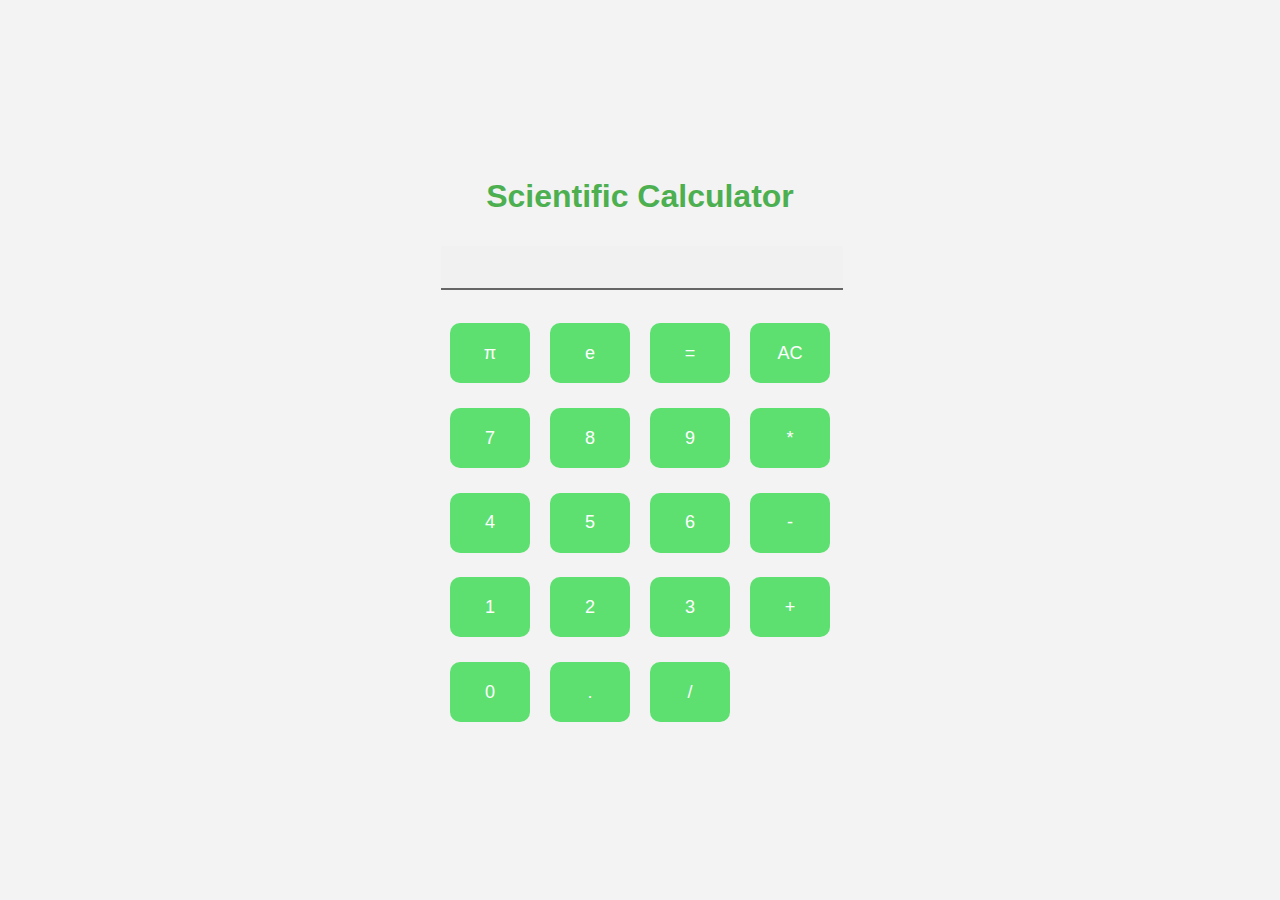
<file: calculator/index.html>
<!DOCTYPE html>
<html lang="en" dir="ltr">
<head>
  <meta charset="utf-8">
  <title>Scientific Calculator</title>
  <link rel="stylesheet" href="style.css">
</head>
<body>
  <div>
    <p>Scientific Calculator</p>
    <table class="calculator" align="center" width="400" height="500">
      <tr>
        <td colspan="4">
          <input class="display-box" type="text" id="result" disabled />
        </td>
      </tr>


      <tr>
        <td> <input type="button" value="π" onclick="display(Math.PI.toFixed(8))" class="btn" /> </td>
        <td> <input type="button" value="e" onclick="display(Math.E.toFixed(8))" class="btn" /> </td>
        <td> <input type="button" value="=" onclick="calculate()" class="btn" /> </td>
        <td  colspan="2"> <input type="button" value="AC" onclick="clearScreen()" class="btn" /> </td>

      </tr>
      <tr>
        <td> <input type="button" value="7" onclick="display('7')" class="btn" /> </td>
        <td> <input type="button" value="8" onclick="display('8')" class="btn" /> </td>
        <td> <input type="button" value="9" onclick="display('9')" class="btn" /> </td>
        <td> <input type="button" value="*" onclick="display('*')" class="btn" /> </td>
      </tr>
      <tr>
        <td> <input type="button" value="4" onclick="display('4')" class="btn" /> </td>
        <td> <input type="button" value="5" onclick="display('5')" class="btn" /> </td>
        <td> <input type="button" value="6" onclick="display('6')" class="btn" /> </td>
        <td> <input type="button" value="-" onclick="display('-')" class="btn" /> </td>
      </tr>
      <tr>
        <td> <input type="button" value="1" onclick="display('1')" class="btn" /> </td>
        <td> <input type="button" value="2" onclick="display('2')" class="btn" /> </td>
        <td> <input type="button" value="3" onclick="display('3')" class="btn" /> </td>
        <td> <input type="button" value="+" onclick="display('+')" class="btn" /> </td>
      </tr>
      <tr>
        <td> <input type="button" value="0" onclick="display('0')" class="btn" /> </td>
        <td> <input type="button" value="." onclick="display('.')" class="btn" /> </td>
        <td> <input type="button" value="/" onclick="display('/')" class="btn" /> </td>

      </tr>
    </table>
  </div>
  <script type="text/javascript" src="calc.js"></script>
</body>
</html>
</file>
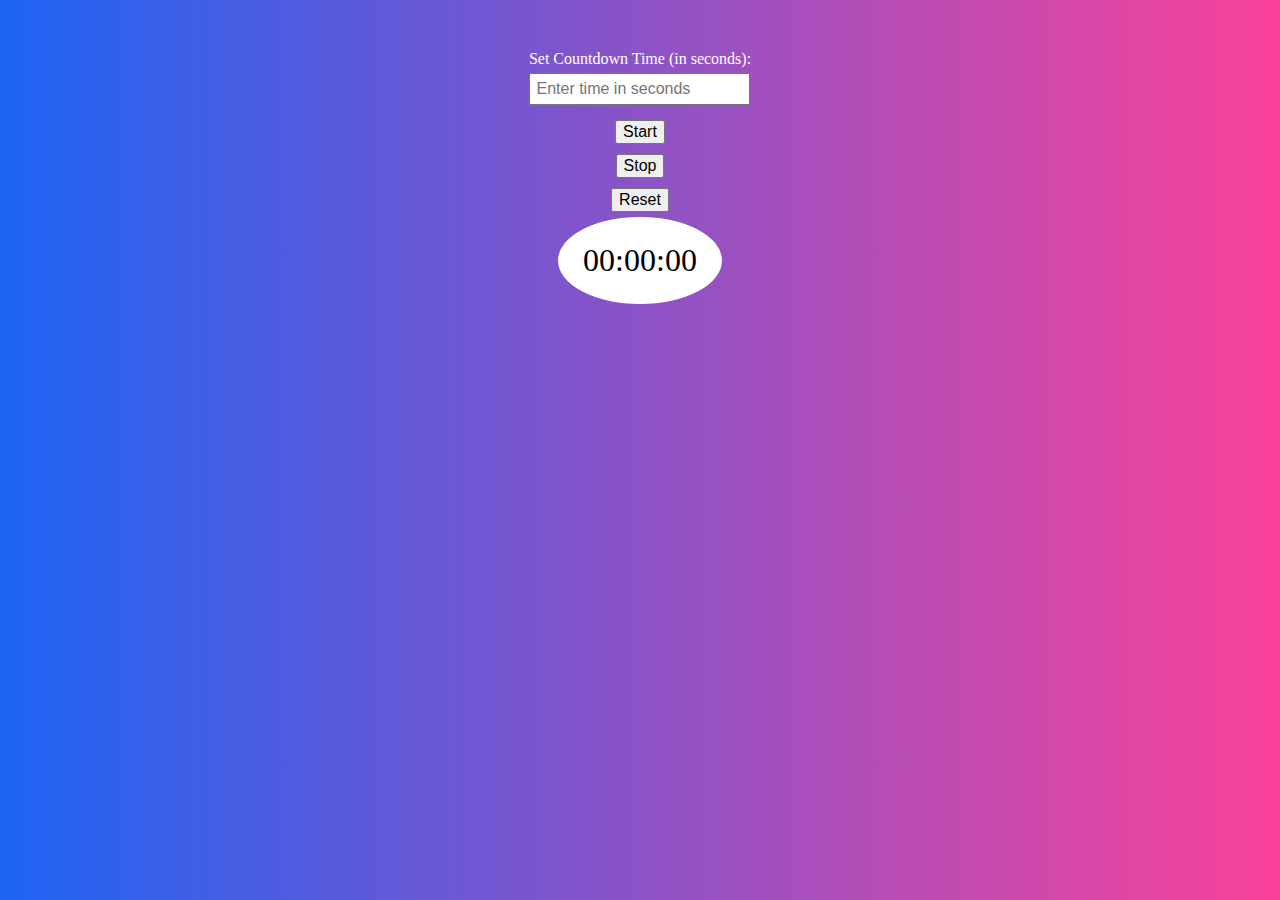
<file: New1.html>
<!DOCTYPE html>
<html lang="en">

<head>
    <meta charset="UTF-8">
    <meta name="viewport" content="width=device-width, initial-scale=1.0">
    <title>Countdown Timer</title>
    <style>
        body {
            display: flex;
            flex-direction: column;
            align-items: center;
            justify-content: flex-start;
            height: 100vh;
            margin: 0;
            background: -webkit-linear-gradient(left, #1d64f4, #fa4299);
            background: linear-gradient(to right, #1d64f4, #fa4299);
        }

        .timer-container {
            display: flex;
            flex-direction: column;
            align-items: center;
            justify-content: center;
            margin-top: 50px;
            /* Adjust as needed */
        }

        .timer {
            text-align: center;
            border: 5px solid #fff;
            /* Example border style, adjust as needed */
            border-radius: 50%;
            /* Creates a circular shape */
            padding: 20px;
            /* Adjust as needed */
            background-color: #fff;
            /* Set background color */
        }

        .display {
            font-size: 2em;
        }

        button {
            font-size: 1em;
            margin: 5px;
        }

        label {
            font-size: 1em;
            margin-bottom: 5px;
            color: #fff;
            /* Set text color */
        }

        input {
            font-size: 1em;
            padding: 5px;
            margin-bottom: 10px;
        }
    </style>
</head>

<body>

    <div class="timer-container">
        <label for="timeInput">Set Countdown Time (in seconds):</label>
        <input type="number" id="timeInput" placeholder="Enter time in seconds">
        <button onclick="startTimer()">Start</button>
        <button onclick="stopTimer()">Stop</button>
        <button onclick="resetTimer()">Reset</button>
    </div>

    <div class="timer">
        <div class="display">00:00:00</div>
    </div>

    <script>
        let timer;
        let timeInSeconds;
        let isRunning = false;

        function formatTime(seconds) {
            const hours = Math.floor(seconds / 3600);
            const minutes = Math.floor((seconds % 3600) / 60);
            const remainingSeconds = seconds % 60;

            return `${String(hours).padStart(2, '0')}:${String(minutes).padStart(2, '0')}:${String(remainingSeconds).padStart(2, '0')}`;
        }

        function updateDisplay() {
            document.querySelector('.display').textContent = formatTime(timeInSeconds); // Change 'display' to '.display'
        }

        function startTimer() {
            if (!isRunning) {
                timeInSeconds = parseInt(document.getElementById('timeInput').value, 10) || 0;

                if (timeInSeconds <= 0) {
                    alert('Please enter a valid time greater than 0 seconds.');
                    return;
                }

                isRunning = true;
                timer = setInterval(() => {
                    if (timeInSeconds > 0) {
                        timeInSeconds--;
                        updateDisplay();
                    } else {
                        stopTimer();
                    }
                }, 1000);
            }
        }

        function stopTimer() {
            clearInterval(timer);
            isRunning = false;
        }

        function resetTimer() {
            stopTimer();
            document.getElementById('timeInput').value = '';
            timeInSeconds = 0;
            updateDisplay();
        }

    </script>

</body>

</html>
</file>
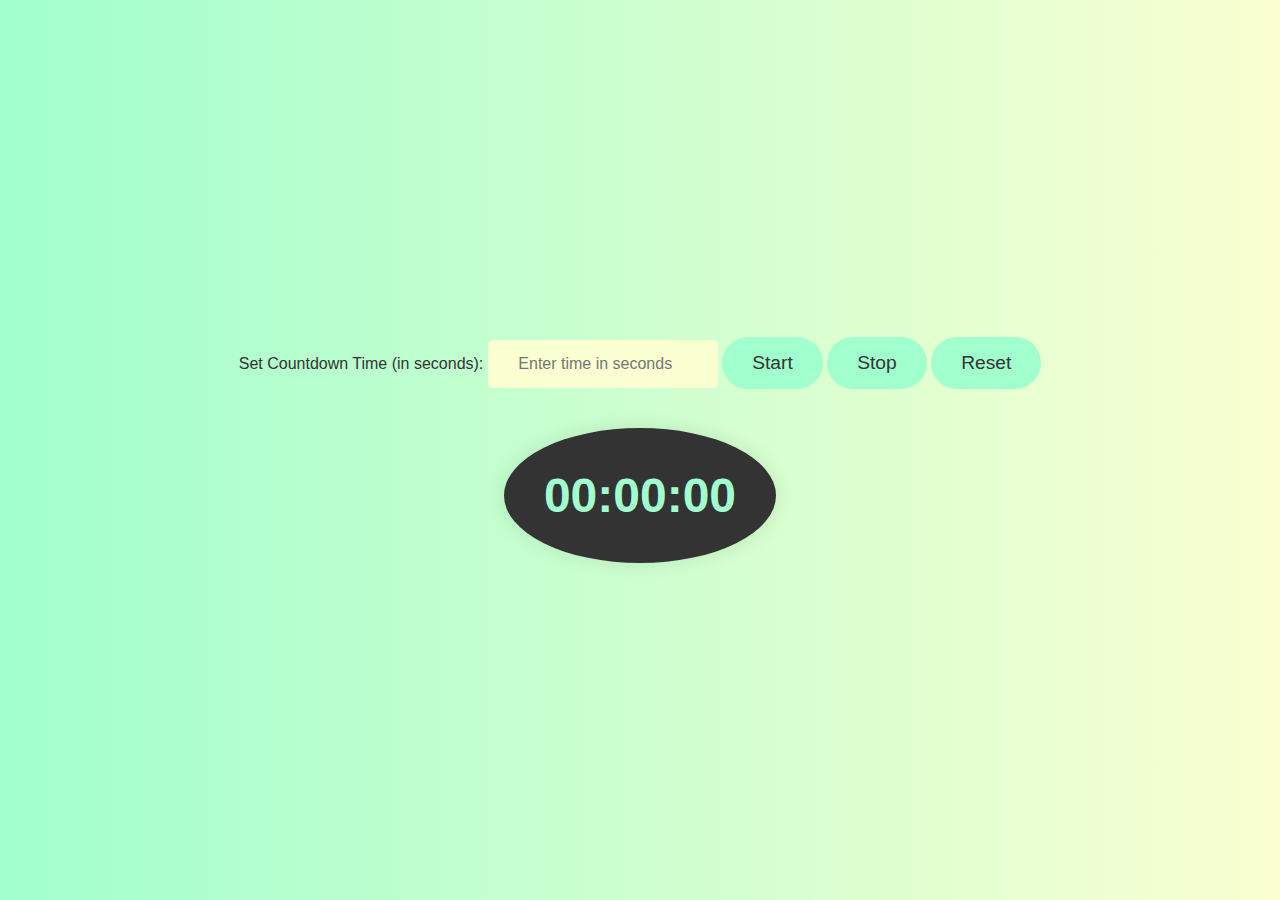
<file: timer/timer.html>
<!DOCTYPE html>
<html lang="en">

<head>
    <meta charset="UTF-8">
    <meta name="viewport" content="width=device-width, initial-scale=1.0">
    <title>Countdown Timer</title>
    <style>
        body {
    display: flex;
    flex-direction: column;
    align-items: center;
    justify-content: center;
    height: 100vh;
    margin: 0;
    background: linear-gradient(to right, #A1FFCE, #FAFFD1);
    font-family: 'Helvetica Neue', sans-serif;
    color: #333; /* Adjusted text color for better contrast */
}

.container {
    display: flex;
    flex-direction: column;
    align-items: center;
    justify-content: center;
    margin-top: 50px;
    text-align: center;
}

.timer {
    border: 10px solid #333; /* Adjusted border color for better contrast */
    border-radius: 50%;
    padding: 30px;
    background-color: #333; /* Adjusted background color for better contrast */
    margin-top: 20px;
    box-shadow: 0 0 20px rgba(0, 0, 0, 0.1);
}

.display {
    font-size: 3em;
    color: #A1FFCE;
    font-weight: bold;
}

input {
    font-size: 1em;
    padding: 15px;
    margin-bottom: 20px;
    border: none;
    border-radius: 5px;
    background-color: #FAFFD1;
    width: 200px;
    text-align: center;
    font-family: 'Helvetica Neue', sans-serif;
    color: #333; /* Adjusted text color for better contrast */
}

button {
    font-size: 1.2em;
    padding: 15px 30px;
    border: none;
    border-radius: 30px;
    cursor: pointer;
    background-color: #A1FFCE;
    color: #333; /* Adjusted text color for better contrast */
    transition: background-color 0.3s ease;
    font-family: 'Helvetica Neue', sans-serif;
}

button:hover {
    background-color: #7EDF99; /* Adjusted hover color for better contrast */
}


button:hover {
    background-color: #182848;
}
*{
  font-family:'arial'
}





    </style>
</head>

<body>

    <div class="timer-container">
        <label for="timeInput">Set Countdown Time (in seconds):</label>
        <input type="number" id="timeInput" placeholder="Enter time in seconds">
        <button onclick="startTimer()">Start</button>
        <button onclick="stopTimer()">Stop</button>
        <button onclick="resetTimer()">Reset</button>
    </div>

    <div class="timer">
        <div class="display">00:00:00</div>
    </div>

    <script>
        let timer;
        let timeInSeconds;
        let isRunning = false;

        function formatTime(seconds) {
            const hours = Math.floor(seconds / 3600);
            const minutes = Math.floor((seconds % 3600) / 60);
            const remainingSeconds = seconds % 60;

            return `${String(hours).padStart(2, '0')}:${String(minutes).padStart(2, '0')}:${String(remainingSeconds).padStart(2, '0')}`;
        }

        function updateDisplay() {
            document.querySelector('.display').textContent = formatTime(timeInSeconds); // Change 'display' to '.display'
        }

        function startTimer() {
            if (!isRunning) {
                timeInSeconds = parseInt(document.getElementById('timeInput').value, 10) || 0;

                if (timeInSeconds <= 0) {
                    alert('Please enter a valid time greater than 0 seconds.');
                    return;
                }

                isRunning = true;
                timer = setInterval(() => {
                    if (timeInSeconds > 0) {
                        timeInSeconds--;
                        updateDisplay();
                    } else {
                        stopTimer();
                    }
                }, 1000);
            }
        }

        function stopTimer() {
            clearInterval(timer);
            isRunning = false;
        }

        function resetTimer() {
            stopTimer();
            document.getElementById('timeInput').value = '';
            timeInSeconds = 0;
            updateDisplay();
        }

    </script>

</body>

</html>
</file>
<file: calculator/style.css>
body {
  display: flex;
  align-items: center;
  justify-content: center;
  height: 100vh;
  margin: 0;
  background-color: #f3f3f3;
  font-family: 'Arial', sans-serif;
}

div {
  text-align: center;
}

p {
  font-size: 32px;
  font-weight: bold;
  color: #4CAF50;
  /* Heading color */
  margin-bottom: 20px;
}

.calculator {
  border-collapse: collapse;
  margin: 20px auto;
}

.display-box {
  width: 100%;
  height: 40px;
  font-size: 24px;
  text-align: right;
  border: none;
  border-bottom: 2px solid #666;
  /* Separator line color */
  margin-bottom: 10px;
}

.btn {
  width: 80px;
  height: 60px;
  font-size: 18px;
  border: none;
  border-radius: 10px;
  /* Rounded corners */
  background-color: rgb(94, 224, 113);
  /* Button color */
  color: #fff;
  /* Button text color */
  cursor: pointer;
  transition: background-color 0.3s ease, color 0.3s ease;
}

.btn:hover {
  background-color: #50cc52;
  /* Hover color */
  color: #fff;
  /* Hover text color */
}
</file>
